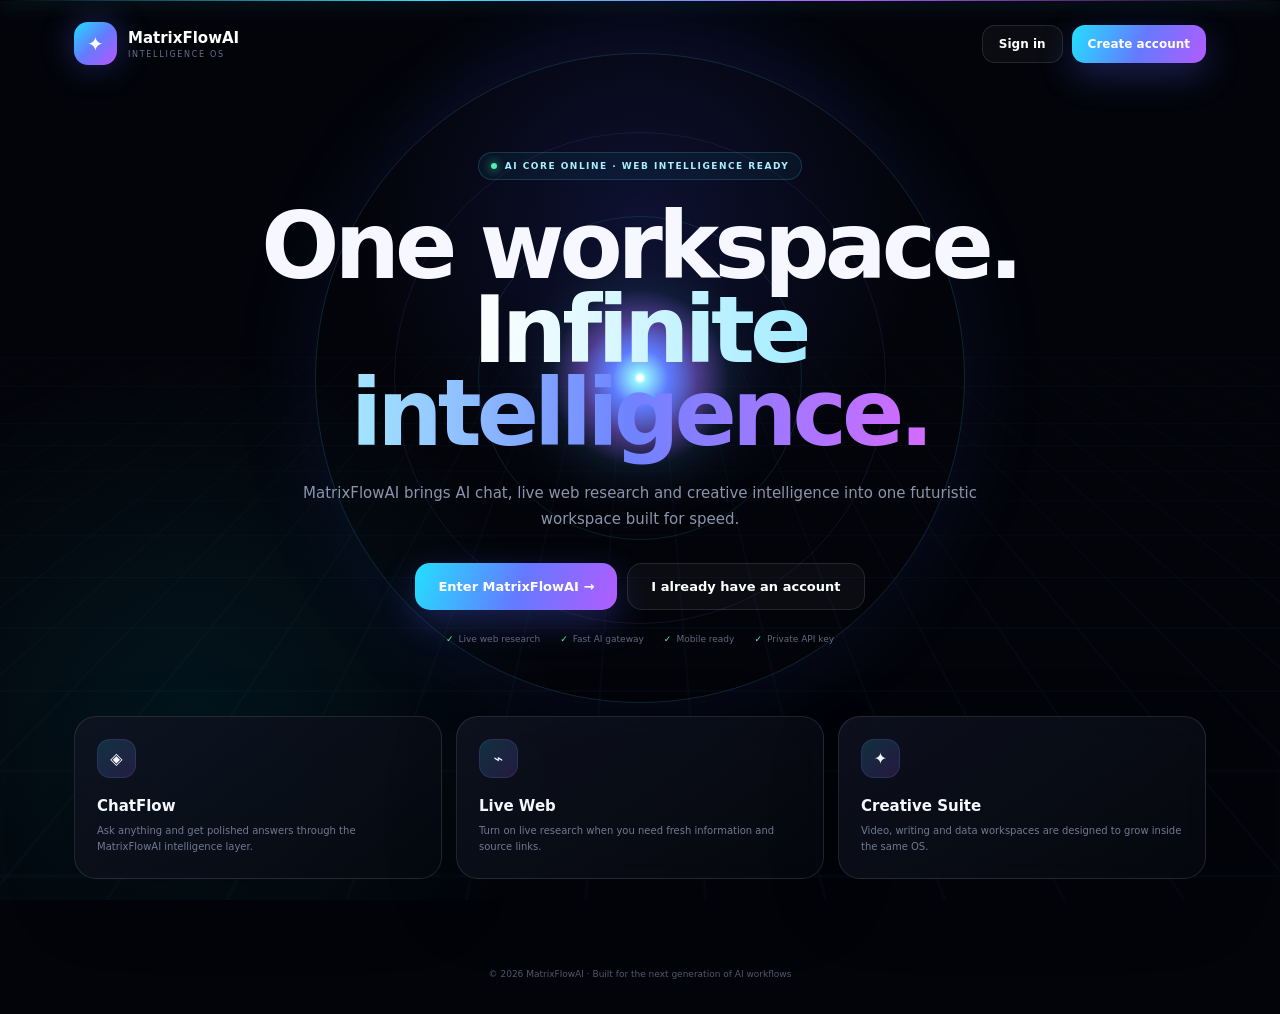
<file: index.html>
<!DOCTYPE html>
<html lang="en">
<head>
<meta charset="UTF-8">
<meta name="viewport" content="width=device-width,initial-scale=1,viewport-fit=cover">
<title>MatrixFlowAI — The Intelligence Layer</title>
<meta name="theme-color" content="#05060b">
<style>
:root{--bg:#03040a;--card:rgba(12,15,27,.72);--line:rgba(255,255,255,.11);--txt:#f7f8ff;--muted:#8790a8;--cyan:#35e4ff;--blue:#637bff;--violet:#b45cff;--green:#50f0b1}
*{box-sizing:border-box;margin:0;padding:0}html,body{min-height:100%;background:var(--bg);color:var(--txt);font-family:Inter,system-ui,-apple-system,"Segoe UI",sans-serif}body{overflow-x:hidden}
button,input{font:inherit}.scene{position:fixed;inset:0;overflow:hidden;pointer-events:none;background:radial-gradient(circle at 50% 25%,rgba(70,88,255,.16),transparent 30%),radial-gradient(circle at 15% 80%,rgba(0,220,255,.08),transparent 28%),#03040a}
.grid{position:absolute;inset:-25%;background-image:linear-gradient(rgba(75,190,255,.1) 1px,transparent 1px),linear-gradient(90deg,rgba(75,190,255,.1) 1px,transparent 1px);background-size:52px 52px;transform:perspective(650px) rotateX(62deg) translateY(30%);opacity:.28;animation:grid 18s linear infinite}@keyframes grid{to{transform:perspective(650px) rotateX(62deg) translateY(38%)}}
.orbit{position:absolute;left:50%;top:42%;width:min(650px,90vw);aspect-ratio:1;transform:translate(-50%,-50%);border:1px solid rgba(77,218,255,.16);border-radius:50%;box-shadow:0 0 90px rgba(68,94,255,.1);animation:spin 22s linear infinite}.orbit:before,.orbit:after{content:"";position:absolute;inset:12%;border:1px solid rgba(181,92,255,.12);border-radius:50%;animation:spin 15s linear infinite reverse}.orbit:after{inset:25%;border-color:rgba(50,226,255,.13)}@keyframes spin{to{transform:rotate(360deg)}}
.core{position:absolute;left:50%;top:42%;width:180px;height:180px;transform:translate(-50%,-50%);border-radius:50%;background:radial-gradient(circle,#fff 0 2%,#8fefff 5%,#5e7cff 22%,rgba(180,80,255,.35) 45%,transparent 70%);filter:drop-shadow(0 0 35px rgba(73,185,255,.65));animation:pulse 3s ease-in-out infinite}@keyframes pulse{50%{transform:translate(-50%,-50%) scale(1.1);filter:drop-shadow(0 0 60px rgba(120,90,255,.75))}}
.scan{position:absolute;left:0;right:0;height:1px;background:linear-gradient(90deg,transparent,#31e4ff,#b35cff,transparent);box-shadow:0 0 18px #4be5ff;animation:scan 8s linear infinite}@keyframes scan{from{top:0}to{top:100%}}
header{position:relative;z-index:5;max-width:1220px;margin:auto;padding:22px clamp(18px,4vw,44px);display:flex;align-items:center;justify-content:space-between}.brand{display:flex;align-items:center;gap:11px;text-decoration:none;color:#fff}.brandMark{width:43px;height:43px;border-radius:14px;display:grid;place-items:center;background:linear-gradient(135deg,#22dcff,#647bff 50%,#b856ff);box-shadow:0 0 32px rgba(87,110,255,.35);font-size:20px}.brand b{font-size:15px}.brand small{display:block;color:#657089;font-size:8px;letter-spacing:1.7px;text-transform:uppercase;margin-top:3px}.nav{display:flex;gap:9px}.ghost,.primary{border:1px solid var(--line);border-radius:13px;padding:11px 16px;background:rgba(255,255,255,.035);color:#fff;cursor:pointer;font-weight:750;font-size:12px}.primary{border:0;background:linear-gradient(110deg,#23dfff,#6579ff 52%,#b25cff);box-shadow:0 12px 35px rgba(78,103,255,.3)}
main{position:relative;z-index:2;max-width:1220px;margin:auto;padding:65px clamp(18px,4vw,44px) 70px}.hero{text-align:center;max-width:940px;margin:0 auto}.badge{display:inline-flex;align-items:center;gap:8px;padding:8px 12px;border:1px solid rgba(86,220,255,.18);border-radius:99px;background:rgba(49,220,255,.055);color:#a9efff;font-size:9px;font-weight:800;letter-spacing:1.5px;text-transform:uppercase}.badge i{width:6px;height:6px;border-radius:50%;background:var(--green);box-shadow:0 0 10px var(--green)}h1{font-size:clamp(47px,8vw,92px);line-height:.91;letter-spacing:-5px;margin-top:25px}h1 span{background:linear-gradient(90deg,#fff,#a7edff 35%,#6f83ff 67%,#d46bff);-webkit-background-clip:text;background-clip:text;color:transparent}.hero p{max-width:680px;margin:24px auto 0;color:#8b94aa;font-size:15px;line-height:1.75}.heroActions{display:flex;justify-content:center;gap:10px;margin-top:30px;flex-wrap:wrap}.big{padding:15px 23px;border-radius:15px;font-size:13px}.trust{display:flex;justify-content:center;gap:20px;flex-wrap:wrap;margin-top:24px;color:#5e687e;font-size:9px}.trust span:before{content:"✓";color:#55eeb5;margin-right:5px}
.cards{display:grid;grid-template-columns:repeat(3,1fr);gap:14px;margin-top:72px}.card{padding:22px;border:1px solid var(--line);border-radius:22px;background:linear-gradient(145deg,rgba(16,20,34,.8),rgba(7,9,16,.68));backdrop-filter:blur(18px);box-shadow:0 25px 70px rgba(0,0,0,.22)}.icon{width:39px;height:39px;border-radius:13px;display:grid;place-items:center;background:linear-gradient(135deg,rgba(41,222,255,.16),rgba(170,83,255,.17));border:1px solid rgba(116,135,255,.15);margin-bottom:19px}.card h3{font-size:15px}.card p{margin-top:8px;color:#707a91;font-size:10px;line-height:1.65}
footer{position:relative;z-index:2;text-align:center;color:#4f586b;font-size:9px;padding:20px 20px 35px}
.modal{position:fixed;inset:0;z-index:50;display:none;align-items:center;justify-content:center;padding:18px;background:rgba(0,0,0,.68);backdrop-filter:blur(16px)}.modal.open{display:flex}.box{width:min(430px,100%);border:1px solid rgba(255,255,255,.13);border-radius:26px;padding:25px;background:linear-gradient(145deg,rgba(15,19,33,.97),rgba(7,9,16,.97));box-shadow:0 35px 100px rgba(0,0,0,.65)}.boxTop{display:flex;justify-content:space-between;align-items:center}.box h2{font-size:23px}.close{width:34px;height:34px;border-radius:11px;border:1px solid var(--line);background:rgba(255,255,255,.04);color:#fff;cursor:pointer}.tabs{display:grid;grid-template-columns:1fr 1fr;gap:7px;margin:20px 0 16px}.tab{padding:10px;border-radius:11px;border:1px solid var(--line);background:transparent;color:#79839a;cursor:pointer;font-size:11px;font-weight:700}.tab.active{background:rgba(92,116,255,.14);color:#fff;border-color:rgba(106,129,255,.3)}label{display:block;color:#7d879c;font-size:9px;margin:12px 0 6px}input{width:100%;padding:13px 14px;border-radius:12px;border:1px solid var(--line);outline:none;background:#090d17;color:#fff;font-size:12px}input:focus{border-color:rgba(82,213,255,.45);box-shadow:0 0 0 3px rgba(53,228,255,.06)}.submit{width:100%;margin-top:18px;padding:13px;border:0;border-radius:13px;background:linear-gradient(110deg,#24dcff,#637bff 55%,#b55cff);color:#fff;font-weight:800;cursor:pointer}.hint{text-align:center;color:#5f6980;font-size:9px;margin-top:12px;line-height:1.5}
@media(max-width:760px){header{padding-top:16px}.nav .ghost{display:none}main{padding-top:48px}h1{letter-spacing:-3px}.core{width:125px;height:125px}.orbit{top:39%;}.cards{grid-template-columns:1fr;margin-top:55px}.card{padding:19px}.hero p{font-size:13px}.trust{gap:11px}}
</style>
</head>
<body>
<div class="scene"><div class="grid"></div><div class="orbit"></div><div class="core"></div><div class="scan"></div></div>
<header>
<a class="brand" href="#"><div class="brandMark">✦</div><div><b>MatrixFlowAI</b><small>Intelligence OS</small></div></a>
<div class="nav"><button class="ghost" onclick="openAuth('login')">Sign in</button><button class="primary" onclick="openAuth('register')">Create account</button></div>
</header>
<main>
<section class="hero">
<div class="badge"><i></i> AI CORE ONLINE · WEB INTELLIGENCE READY</div>
<h1>One workspace.<br><span>Infinite intelligence.</span></h1>
<p>MatrixFlowAI brings AI chat, live web research and creative intelligence into one futuristic workspace built for speed.</p>
<div class="heroActions"><button class="primary big" onclick="openAuth('register')">Enter MatrixFlowAI →</button><button class="ghost big" onclick="openAuth('login')">I already have an account</button></div>
<div class="trust"><span>Live web research</span><span>Fast AI gateway</span><span>Mobile ready</span><span>Private API key</span></div>
</section>
<section class="cards">
<div class="card"><div class="icon">◈</div><h3>ChatFlow</h3><p>Ask anything and get polished answers through the MatrixFlowAI intelligence layer.</p></div>
<div class="card"><div class="icon">⌁</div><h3>Live Web</h3><p>Turn on live research when you need fresh information and source links.</p></div>
<div class="card"><div class="icon">✦</div><h3>Creative Suite</h3><p>Video, writing and data workspaces are designed to grow inside the same OS.</p></div>
</section>
</main>
<footer>© 2026 MatrixFlowAI · Built for the next generation of AI workflows</footer>

<div class="modal" id="modal" onclick="if(event.target===this)closeAuth()">
<div class="box">
<div class="boxTop"><h2 id="modalTitle">Welcome back</h2><button class="close" onclick="closeAuth()">×</button></div>
<div class="tabs"><button class="tab active" id="loginTab" onclick="mode('login')">Sign in</button><button class="tab" id="registerTab" onclick="mode('register')">Register</button></div>
<form id="authForm">
<label>Email</label><input id="email" type="email" required placeholder="you@example.com">
<div id="nameField" style="display:none"><label>Your name</label><input id="name" placeholder="Your name"></div>
<label>Password</label><input id="password" type="password" required minlength="6" placeholder="••••••••">
<button class="submit" id="submitBtn">Continue →</button>
<div class="hint">Demo account UI is stored locally in this browser. Connect a real auth backend before using it for production accounts.</div>
</form>
</div>
</div>
<script>
let authMode="login";
const modal=document.getElementById("modal");
function openAuth(m){modal.classList.add("open");mode(m)}
function closeAuth(){modal.classList.remove("open")}
function mode(m){authMode=m;document.getElementById("modalTitle").textContent=m==="login"?"Welcome back":"Create your MatrixFlowAI account";document.getElementById("nameField").style.display=m==="register"?"block":"none";document.getElementById("loginTab").classList.toggle("active",m==="login");document.getElementById("registerTab").classList.toggle("active",m==="register");document.getElementById("submitBtn").textContent=m==="login"?"Enter workspace →":"Create account →"}
document.getElementById("authForm").addEventListener("submit",e=>{e.preventDefault();localStorage.setItem("matrixflowai_user",document.getElementById("email").value.trim());location.href="dashboard.html"});
</script>
</body>
</html>
</file>
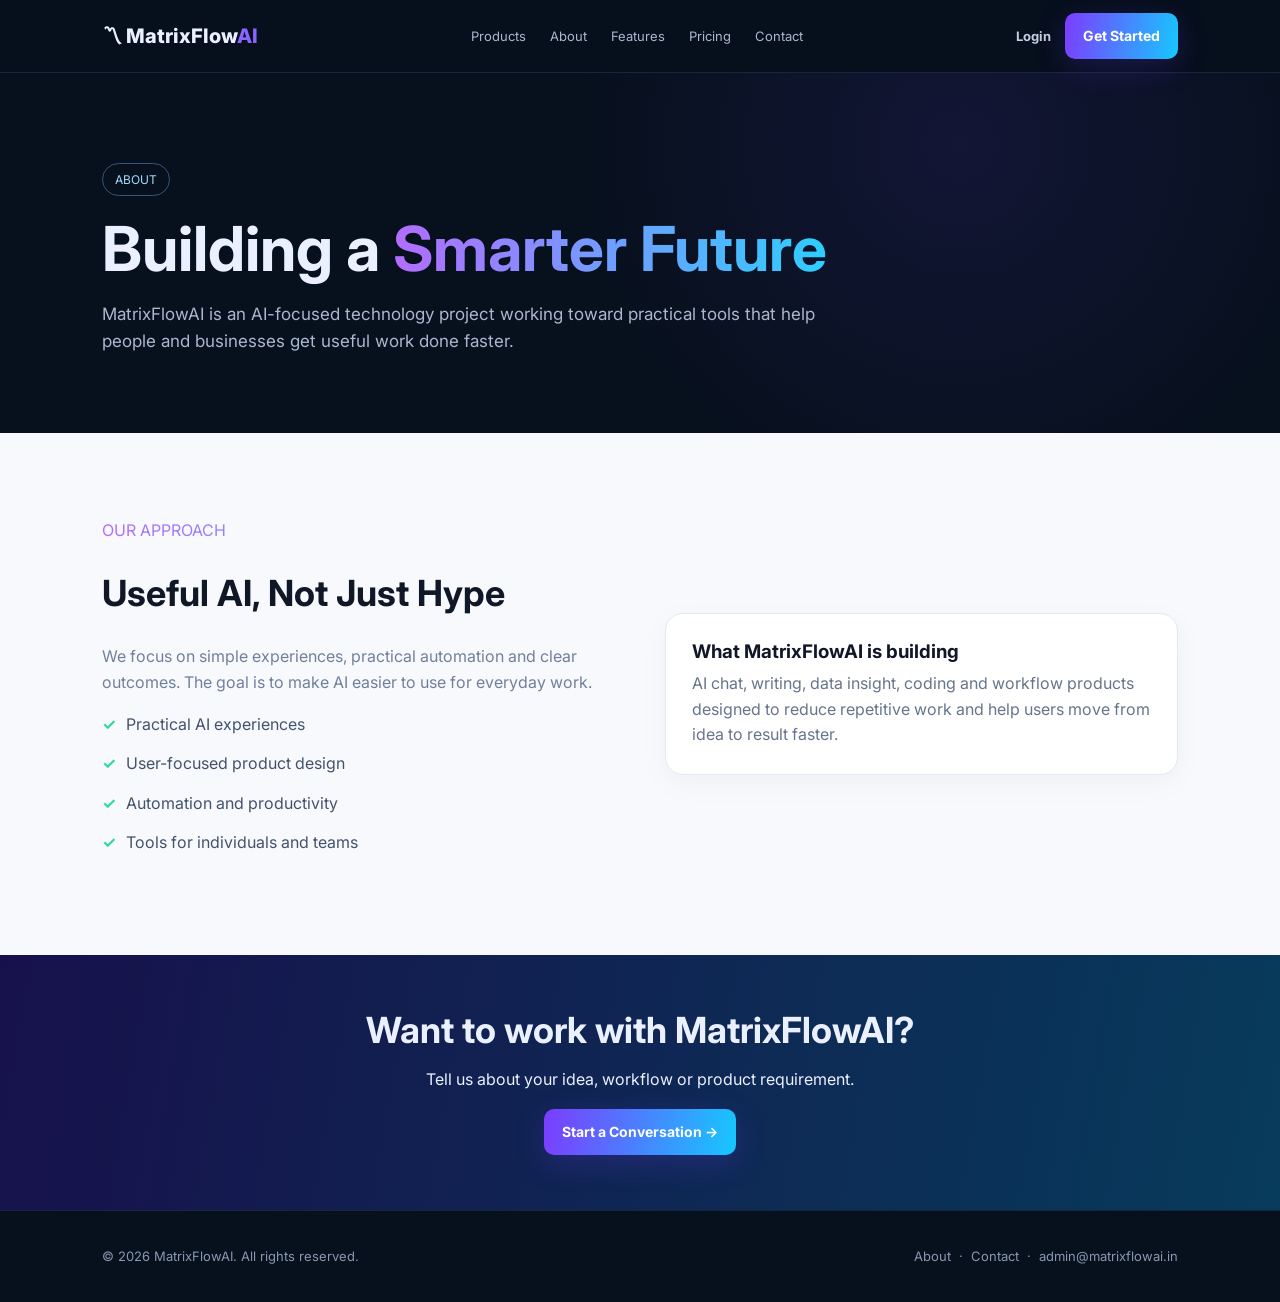
<file: about.html>
<!doctype html>
<html lang="en">
<head>
<meta charset="utf-8">
<meta name="viewport" content="width=device-width,initial-scale=1">
<title>About — MatrixFlowAI</title>
<meta name="description" content="Learn about MatrixFlowAI and its practical AI product vision.">
<link rel="preconnect" href="https://fonts.googleapis.com">
<link rel="preconnect" href="https://fonts.gstatic.com" crossorigin>
<link href="https://fonts.googleapis.com/css2?family=Inter:wght@400;500;600;700;800&display=swap" rel="stylesheet">
<link rel="stylesheet" href="styles.css">
</head>
<body>
<header><div class="wrap"><nav>
<a class="brand" href="index.html">〽 MatrixFlow<span>AI</span></a>
<div class="links desktop-links">
<a href="products.html">Products</a>
<a href="about.html">About</a>
<a href="features.html">Features</a>
<a href="pricing.html">Pricing</a>
<a href="contact.html">Contact</a>
</div>
<div class="auth-nav"><a class="login-link" href="login.html">Login</a><a class="btn header-cta" href="signup.html">Get Started</a></div>
<button class="mobile-toggle" onclick="toggleMenu()" aria-label="Open menu">☰</button>
</nav></div>
<div id="mobileMenu" class="mobile-menu">
<a href="products.html">Products</a>
<a href="about.html">About</a>
<a href="features.html">Features</a>
<a href="pricing.html">Pricing</a>
<a href="contact.html">Contact</a>
<a href="login.html">Login</a>
<a href="signup.html">Sign Up</a>
</div></header>

<main>
<section class="page-hero"><div class="wrap"><span class="eyebrow">ABOUT</span><h1>Building a <span class="grad">Smarter Future</span></h1><p>MatrixFlowAI is an AI-focused technology project working toward practical tools that help people and businesses get useful work done faster.</p></div></section>
<section class="light"><div class="wrap about">
<div><div class="grad">OUR APPROACH</div><h2>Useful AI, Not Just Hype</h2><p class="muted">We focus on simple experiences, practical automation and clear outcomes. The goal is to make AI easier to use for everyday work.</p>
<div class="check"><b>✓</b> Practical AI experiences</div>
<div class="check"><b>✓</b> User-focused product design</div>
<div class="check"><b>✓</b> Automation and productivity</div>
<div class="check"><b>✓</b> Tools for individuals and teams</div>
</div>
<div class="card"><h3>What MatrixFlowAI is building</h3><p>AI chat, writing, data insight, coding and workflow products designed to reduce repetitive work and help users move from idea to result faster.</p></div>
</div></section>
<section class="cta"><div class="wrap"><h2>Want to work with MatrixFlowAI?</h2><p>Tell us about your idea, workflow or product requirement.</p><a class="btn" href="contact.html">Start a Conversation →</a></div></section>
</main>

<footer><div class="wrap foot">
<div>© 2026 MatrixFlowAI. All rights reserved.</div>
<div><a href="about.html">About</a> &nbsp;·&nbsp; <a href="contact.html">Contact</a> &nbsp;·&nbsp; <a href="mailto:admin@matrixflowai.in">admin@matrixflowai.in</a></div>
</div></footer>
<script src="script.js"></script>
</body>
</html>
</file>
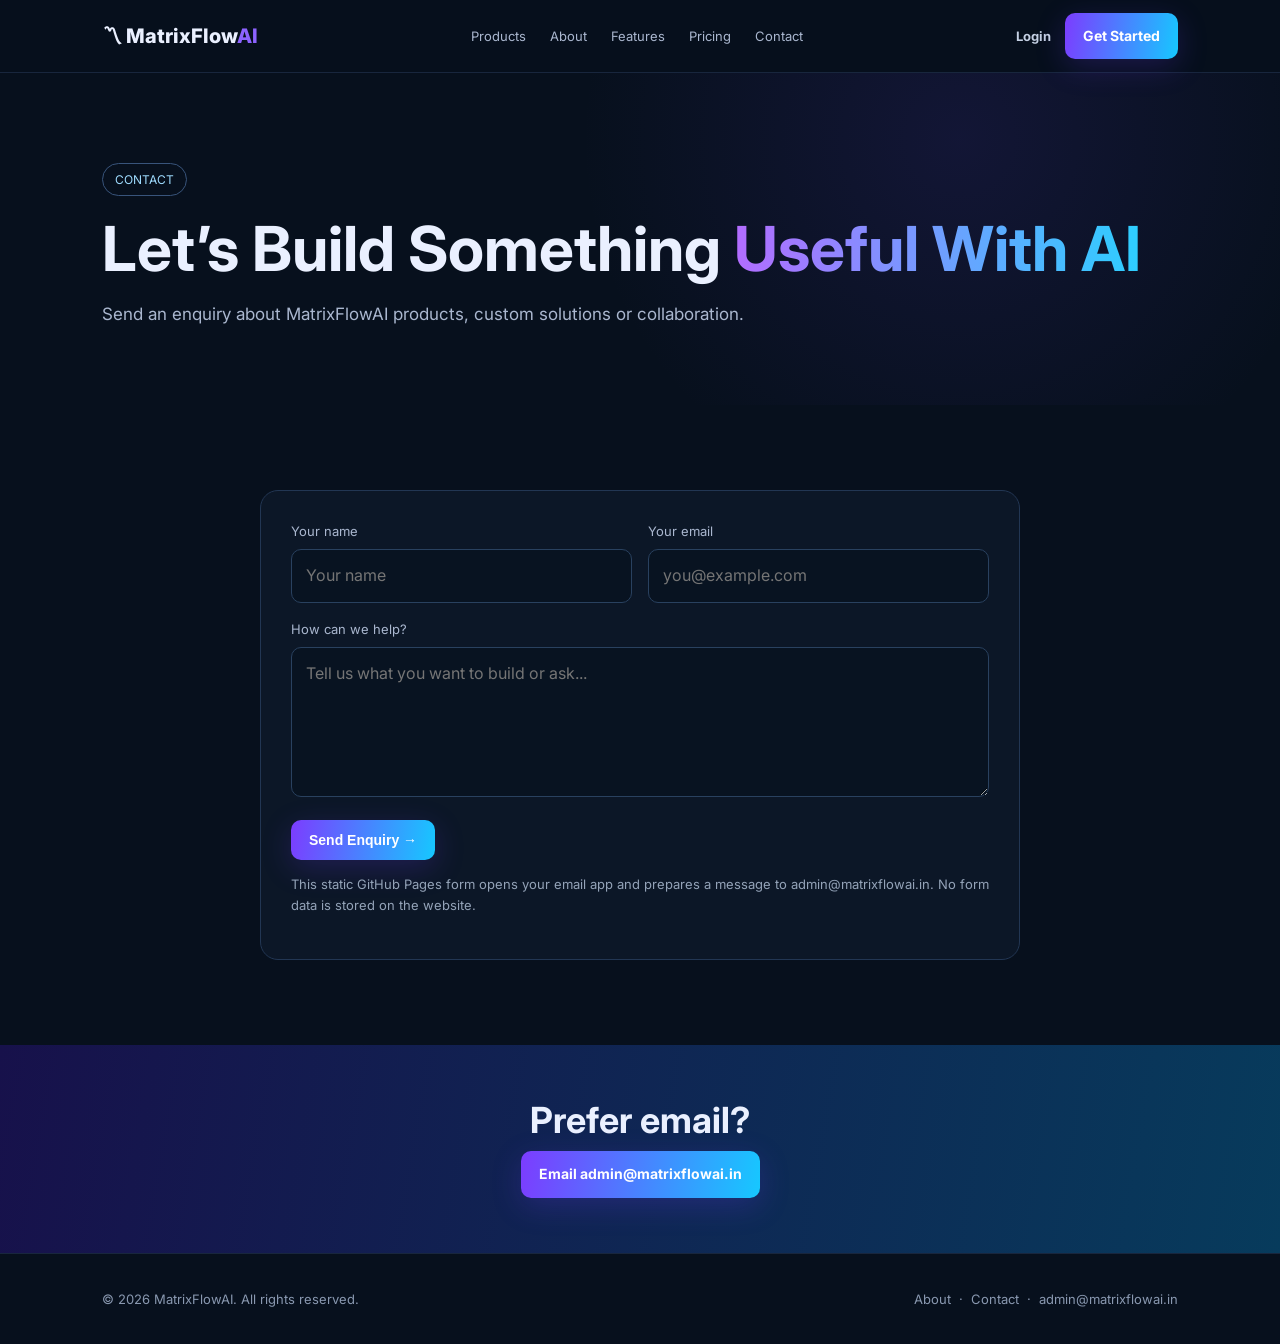
<file: contact.html>
<!doctype html>
<html lang="en">
<head>
<meta charset="utf-8">
<meta name="viewport" content="width=device-width,initial-scale=1">
<title>Contact — MatrixFlowAI</title>
<meta name="description" content="Contact MatrixFlowAI about products, custom AI solutions and collaboration.">
<link rel="preconnect" href="https://fonts.googleapis.com">
<link rel="preconnect" href="https://fonts.gstatic.com" crossorigin>
<link href="https://fonts.googleapis.com/css2?family=Inter:wght@400;500;600;700;800&display=swap" rel="stylesheet">
<link rel="stylesheet" href="styles.css">
</head>
<body>
<header><div class="wrap"><nav>
<a class="brand" href="index.html">〽 MatrixFlow<span>AI</span></a>
<div class="links desktop-links">
<a href="products.html">Products</a>
<a href="about.html">About</a>
<a href="features.html">Features</a>
<a href="pricing.html">Pricing</a>
<a href="contact.html">Contact</a>
</div>
<div class="auth-nav"><a class="login-link" href="login.html">Login</a><a class="btn header-cta" href="signup.html">Get Started</a></div>
<button class="mobile-toggle" onclick="toggleMenu()" aria-label="Open menu">☰</button>
</nav></div>
<div id="mobileMenu" class="mobile-menu">
<a href="products.html">Products</a>
<a href="about.html">About</a>
<a href="features.html">Features</a>
<a href="pricing.html">Pricing</a>
<a href="contact.html">Contact</a>
<a href="login.html">Login</a>
<a href="signup.html">Sign Up</a>
</div></header>

<main>
<section class="page-hero"><div class="wrap"><span class="eyebrow">CONTACT</span><h1>Let’s Build Something <span class="grad">Useful With AI</span></h1><p>Send an enquiry about MatrixFlowAI products, custom solutions or collaboration.</p></div></section>
<section><div class="wrap">
<div class="contact-box">
<form onsubmit="sendMail(event)">
<div class="contact-row">
<div class="form-group"><label for="name">Your name</label><input id="name" name="name" required placeholder="Your name"></div>
<div class="form-group"><label for="email">Your email</label><input id="email" name="email" type="email" required placeholder="you@example.com"></div>
</div>
<div class="form-group"><label for="message">How can we help?</label><textarea id="message" name="message" required placeholder="Tell us what you want to build or ask..."></textarea></div>
<button class="btn" type="submit">Send Enquiry →</button>
<p class="notice">This static GitHub Pages form opens your email app and prepares a message to admin@matrixflowai.in. No form data is stored on the website.</p>
</form>
</div>
</div></section>
<section class="cta"><div class="wrap"><h2>Prefer email?</h2><a class="btn" href="mailto:admin@matrixflowai.in">Email admin@matrixflowai.in</a></div></section>
</main>

<footer><div class="wrap foot">
<div>© 2026 MatrixFlowAI. All rights reserved.</div>
<div><a href="about.html">About</a> &nbsp;·&nbsp; <a href="contact.html">Contact</a> &nbsp;·&nbsp; <a href="mailto:admin@matrixflowai.in">admin@matrixflowai.in</a></div>
</div></footer>
<script src="script.js"></script>
</body>
</html>
</file>
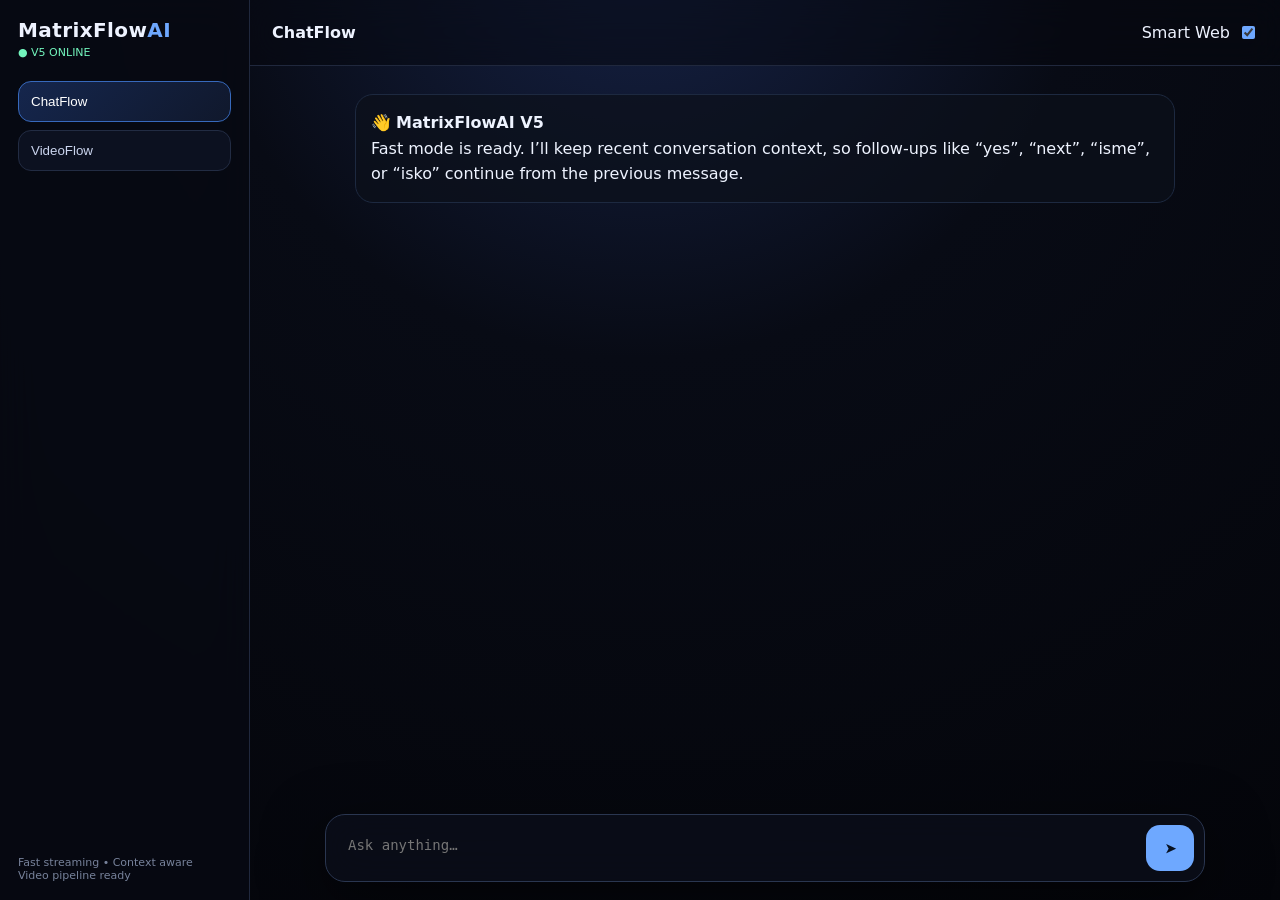
<file: dashboard.html>
<!DOCTYPE html>
<html lang="en">
<head>
<meta charset="UTF-8">
<meta name="viewport" content="width=device-width,initial-scale=1.0">
<title>MatrixFlowAI — V5</title>
<style>
*{box-sizing:border-box}body{margin:0;font-family:Inter,system-ui,Arial;background:#05070d;color:#eef3ff;overflow:hidden}
.app{height:100vh;display:flex;background:radial-gradient(circle at 50% -10%,#17244a 0,#080b15 38%,#04050a 100%)}
aside{width:250px;border-right:1px solid #20283d;background:rgba(7,10,19,.88);backdrop-filter:blur(20px);padding:18px;display:flex;flex-direction:column;gap:18px}
.logo{font-size:20px;font-weight:800;letter-spacing:.4px}.logo span{color:#6ea8ff}.status{font-size:11px;color:#72f5bd;margin-top:4px}
.nav button,.sidebtn{width:100%;border:1px solid #222c43;background:#0c1120;color:#cbd5ee;border-radius:13px;padding:12px;text-align:left;margin:4px 0;cursor:pointer}
.nav button.active{background:linear-gradient(135deg,#15264d,#10182c);border-color:#3769bc;color:white}
.bottom{margin-top:auto;font-size:11px;color:#77829b}
main{flex:1;display:flex;flex-direction:column;min-width:0}.top{height:66px;border-bottom:1px solid #20283d;display:flex;align-items:center;justify-content:space-between;padding:0 22px;background:rgba(6,9,16,.55);backdrop-filter:blur(16px)}
.badge{border:1px solid #273451;border-radius:999px;padding:7px 11px;font-size:11px;color:#9db0d5}.web{display:flex;align-items:center;gap:8px}.web input{accent-color:#6ea8ff}
.view{flex:1;min-height:0;display:none}.view.active{display:flex}.chat{flex-direction:column;max-width:1050px;width:100%;margin:auto}.messages{flex:1;overflow:auto;padding:28px 24px 160px}.msg{max-width:820px;margin:0 auto 18px;line-height:1.6}.user{margin-left:auto;background:#121b30;border:1px solid #26375a;border-radius:18px 18px 5px;padding:12px 15px;width:max-content;max-width:80%}.ai{background:rgba(12,16,27,.7);border:1px solid #1d2940;border-radius:18px;padding:15px}.composer{position:fixed;bottom:18px;left:calc(250px + (100% - 250px)/2 - 440px);width:880px;max-width:calc(100% - 290px);display:flex;gap:9px;padding:10px;background:rgba(10,14,24,.92);border:1px solid #2a3650;border-radius:20px;box-shadow:0 18px 60px #0008;backdrop-filter:blur(18px)}
textarea{flex:1;resize:none;height:46px;background:transparent;border:0;outline:0;color:white;padding:12px;font-size:14px}button.send{width:48px;border:0;border-radius:14px;background:#6ea8ff;color:#07101f;font-weight:800;cursor:pointer}
.video{width:100%;padding:28px;overflow:auto}.hero{max-width:1100px;margin:auto}.hero h1{font-size:34px;margin:0 0 8px}.hero p{color:#8e9bb6}.grid{display:grid;grid-template-columns:1.25fr .75fr;gap:18px}.card{background:rgba(10,15,27,.8);border:1px solid #222e47;border-radius:20px;padding:20px}.card label{display:block;font-size:12px;color:#94a3c3;margin:14px 0 7px}.card input,.card select{width:100%;background:#0b1020;color:white;border:1px solid #283550;border-radius:11px;padding:12px}.generate{margin-top:18px;width:100%;padding:14px;border:0;border-radius:13px;background:linear-gradient(135deg,#6ea8ff,#8d78ff);font-weight:800;cursor:pointer}.preview{min-height:320px;border:1px dashed #34425f;border-radius:16px;display:flex;align-items:center;justify-content:center;color:#65728e;text-align:center;padding:25px}.note{font-size:11px;color:#71809e;margin-top:12px;line-height:1.5}
@media(max-width:800px){aside{width:72px;padding:12px 8px}.logo{font-size:0}.logo:after{content:"MF";font-size:18px}.nav button{font-size:0;text-align:center}.nav button:before{font-size:18px}.nav button:nth-child(1):before{content:"⌁"}.nav button:nth-child(2):before{content:"▶"}.bottom{display:none}.top{padding:0 12px}.composer{left:84px;max-width:calc(100% - 96px);width:auto}.grid{grid-template-columns:1fr}.messages{padding-left:12px;padding-right:12px}.video{padding:16px}}
</style>
</head>
<body>
<div class="app">
<aside>
  <div><div class="logo">MatrixFlow<span>AI</span></div><div class="status">● V5 ONLINE</div></div>
  <div class="nav">
    <button class="active" data-view="chat">ChatFlow</button>
    <button data-view="video">VideoFlow</button>
  </div>
  <div class="bottom">Fast streaming • Context aware<br>Video pipeline ready</div>
</aside>
<main>
<header class="top"><strong id="title">ChatFlow</strong><div class="web"><label>Smart Web</label><input id="webToggle" type="checkbox" checked></div></header>

<section id="chat" class="view active chat">
  <div id="messages" class="messages">
    <div class="msg"><div class="ai">👋 <b>MatrixFlowAI V5</b><br>Fast mode is ready. I’ll keep recent conversation context, so follow-ups like “yes”, “next”, “isme”, or “isko” continue from the previous message.</div></div>
  </div>
  <div class="composer"><textarea id="prompt" placeholder="Ask anything…"></textarea><button class="send" id="send">➤</button></div>
</section>

<section id="video" class="view video">
<div class="hero">
<h1>🎬 VideoFlow</h1><p>Create a video job from a prompt. Provider APIs stay server-side and can be switched without changing the UI.</p>
<div class="grid">
<div class="card">
<label>Video prompt</label><textarea id="vp" style="height:130px;background:#0b1020;border:1px solid #283550;border-radius:11px;width:100%" placeholder="Describe your video..."></textarea>
<label>Quality</label><select id="quality"><option>1080p</option><option>4K</option><option>8K (upscale-ready)</option></select>
<label>Aspect ratio</label><select id="ratio"><option>16:9</option><option>9:16</option><option>1:1</option></select>
<button class="generate" id="generate">Generate Video</button>
<div class="note">Native resolution depends on the selected provider/model. 4K/8K options are workflow targets, not a promise of free native 8K generation.</div>
</div>
<div class="card"><div class="preview" id="preview">Your rendered video will appear here.<br><br>Video generation API is routed through the Worker.</div></div>
</div></div>
</section>
</main></div>

<script>
const WORKER_URL="https://matrixflowai-chat.agnihotrimayank99.workers.dev/";
const $=id=>document.getElementById(id);
let history=JSON.parse(localStorage.getItem("mf_history")||"[]");

function add(text,who){const wrap=document.createElement("div");wrap.className="msg";const b=document.createElement("div");b.className=who==="user"?"user":"ai";b.textContent=text;wrap.appendChild(b);$("messages").appendChild(wrap);$("messages").scrollTop=$("messages").scrollHeight;return b}
function save(){history=history.slice(-18);localStorage.setItem("mf_history",JSON.stringify(history))}
async function send(){
 const p=$("prompt").value.trim(); if(!p)return;
 $("prompt").value=""; add(p,"user"); const box=add("","ai"); $("send").disabled=true;
 history.push({role:"user",content:p}); save();
 try{
  const r=await fetch(WORKER_URL,{method:"POST",headers:{"Content-Type":"application/json"},body:JSON.stringify({prompt:p,history,webSearch:$("webToggle").checked})});
  if(!r.ok) throw new Error("Worker error "+r.status);
  const type=r.headers.get("content-type")||"";
  if(type.includes("text/event-stream")){
   const reader=r.body.getReader(), dec=new TextDecoder(); let buf="";
   while(true){const {value,done}=await reader.read();if(done)break;buf+=dec.decode(value,{stream:true});let parts=buf.split("\\n\\n");buf=parts.pop();
    for(const part of parts){const line=part.split("\\n").find(x=>x.startsWith("data:"));if(!line)continue;try{const d=JSON.parse(line.slice(5).trim());if(d.type==="delta")box.textContent+=d.delta; if(d.type==="error")box.textContent="⚠️ "+d.error}catch{}}
   }
  }else{const d=await r.json();box.textContent=d.response||d.error||"No response";}
  history.push({role:"assistant",content:box.textContent});save();
 }catch(e){box.textContent="⚠️ "+e.message}
 $("send").disabled=false;
}
$("send").onclick=send;$("prompt").addEventListener("keydown",e=>{if(e.key==="Enter"&&!e.shiftKey){e.preventDefault();send()}})
document.querySelectorAll(".nav button").forEach(b=>b.onclick=()=>{document.querySelectorAll(".nav button").forEach(x=>x.classList.remove("active"));b.classList.add("active");document.querySelectorAll(".view").forEach(x=>x.classList.remove("active"));$(b.dataset.view).classList.add("active");$("title").textContent=b.textContent});
$("generate").onclick=async()=>{const prompt=$("vp").value.trim();if(!prompt)return alert("Video prompt likho");$("preview").textContent="⏳ Creating video job…";try{const r=await fetch(WORKER_URL,{method:"POST",headers:{"Content-Type":"application/json"},body:JSON.stringify({action:"video",prompt,quality:$("quality").value,aspectRatio:$("ratio").value})});const d=await r.json();$("preview").textContent=d.videoUrl?"✅ Video ready":"✅ Job created: "+(d.jobId||"check Worker response");if(d.videoUrl){const v=document.createElement("video");v.controls=true;v.src=d.videoUrl;v.style.maxWidth="100%";$("preview").replaceChildren(v)}}catch(e){$("preview").textContent="⚠️ "+e.message}};
</script>
</body>
</html>
</file>
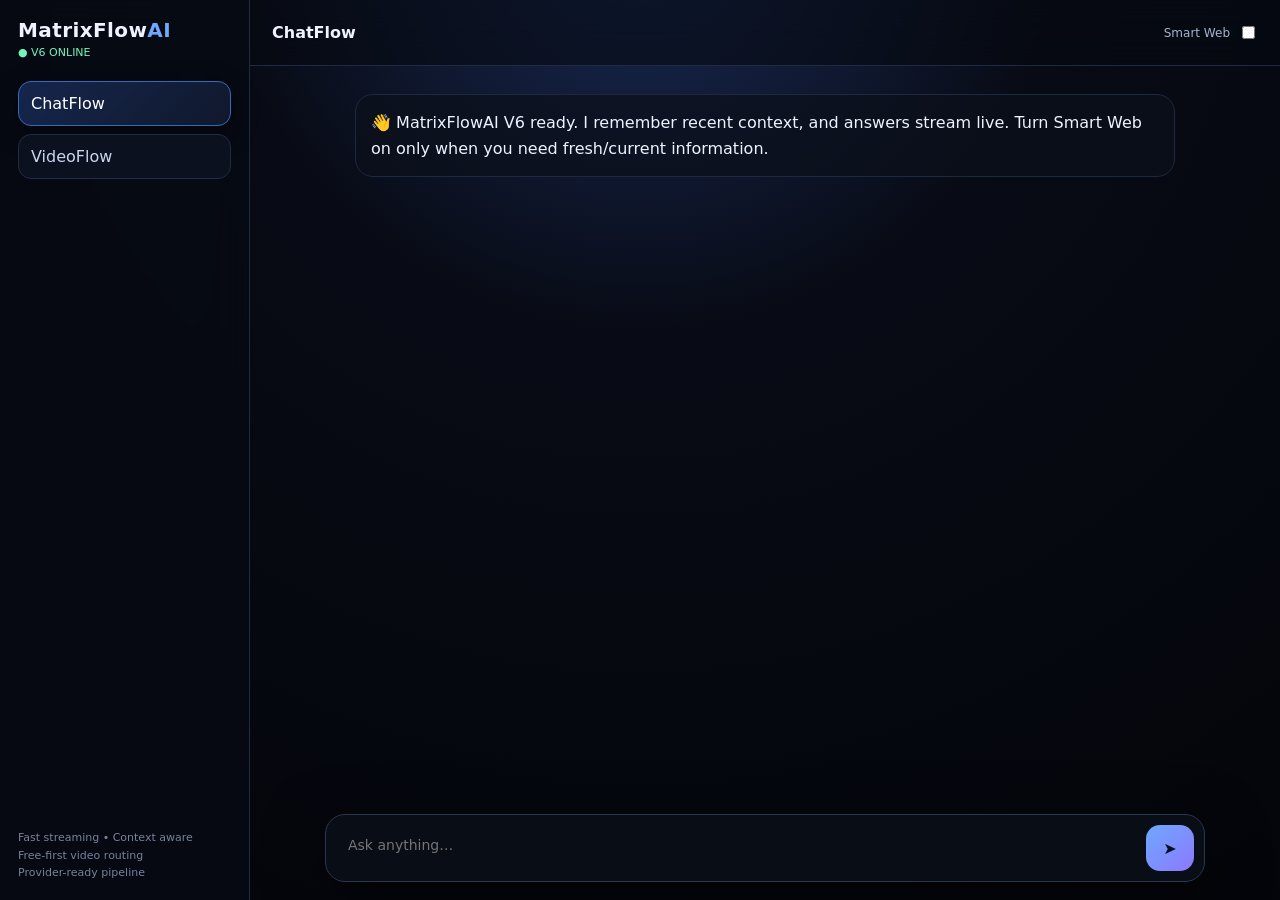
<file: dashboard_v6.html>
<!DOCTYPE html>
<html lang="en">
<head>
<meta charset="UTF-8">
<meta name="viewport" content="width=device-width,initial-scale=1.0">
<title>MatrixFlowAI — V6</title>
<style>
*{box-sizing:border-box}
:root{--bg:#05070d;--panel:rgba(9,13,24,.86);--line:#202b43;--text:#eef3ff;--muted:#8491ad;--accent:#6ea8ff;--accent2:#9b7bff}
html,body{margin:0;width:100%;height:100%;font-family:Inter,system-ui,Arial;background:var(--bg);color:var(--text);overflow:hidden}
button,input,textarea,select{font:inherit}
.app{height:100vh;display:flex;background:radial-gradient(circle at 50% -10%,#1b2c59 0,#080b15 36%,#04050a 100%)}
aside{width:250px;border-right:1px solid var(--line);background:rgba(7,10,19,.9);backdrop-filter:blur(22px);padding:18px;display:flex;flex-direction:column;gap:18px;z-index:5}
.logo{font-size:20px;font-weight:850;letter-spacing:.4px}.logo span{color:var(--accent)}
.status{font-size:11px;color:#72f5bd;margin-top:4px}
.nav button,.sidebtn{width:100%;border:1px solid #222c43;background:#0c1120;color:#cbd5ee;border-radius:13px;padding:12px;text-align:left;margin:4px 0;cursor:pointer;transition:.2s}
.nav button:hover{border-color:#3a537e;transform:translateY(-1px)}
.nav button.active{background:linear-gradient(135deg,#15264d,#10182c);border-color:#3769bc;color:#fff;box-shadow:0 8px 28px #0005}
.bottom{margin-top:auto;font-size:11px;color:#77829b;line-height:1.6}
main{flex:1;display:flex;flex-direction:column;min-width:0}
.top{height:66px;flex:0 0 66px;border-bottom:1px solid var(--line);display:flex;align-items:center;justify-content:space-between;padding:0 22px;background:rgba(6,9,16,.58);backdrop-filter:blur(16px);z-index:4}
.badge{border:1px solid #273451;border-radius:999px;padding:7px 11px;font-size:11px;color:#9db0d5}
.web{display:flex;align-items:center;gap:8px;font-size:12px;color:#a9b5cf}.web input{accent-color:var(--accent)}
.view{flex:1;min-height:0;display:none}.view.active{display:flex}
.chat{flex-direction:column;max-width:1120px;width:100%;margin:auto}
.messages{flex:1;overflow:auto;padding:28px 24px 145px;scroll-behavior:smooth}
.msg{max-width:820px;margin:0 auto 18px;line-height:1.6;animation:in .18s ease}
@keyframes in{from{opacity:0;transform:translateY(5px)}to{opacity:1;transform:none}}
.user{margin-left:auto;background:#121b30;border:1px solid #26375a;border-radius:18px 18px 5px;padding:12px 15px;width:max-content;max-width:82%;white-space:pre-wrap}
.ai{background:rgba(12,16,27,.72);border:1px solid #1d2940;border-radius:18px;padding:15px;white-space:pre-wrap}
.typing:after{content:"";display:inline-block;width:7px;height:7px;margin-left:5px;border-radius:50%;background:var(--accent);animation:pulse 1s infinite}
@keyframes pulse{50%{opacity:.2}}
.composer{position:fixed;bottom:18px;left:calc(250px + (100% - 250px)/2 - 440px);width:880px;max-width:calc(100% - 290px);display:flex;gap:9px;padding:10px;background:rgba(10,14,24,.94);border:1px solid #2a3650;border-radius:20px;box-shadow:0 18px 60px #0008;backdrop-filter:blur(18px);z-index:10}
textarea{flex:1;resize:none;background:transparent;border:0;outline:0;color:#fff;padding:12px;font-size:14px}
#prompt{height:46px}
button.send{width:48px;border:0;border-radius:14px;background:linear-gradient(135deg,var(--accent),#8d78ff);color:#07101f;font-weight:900;cursor:pointer}
button.send:disabled{opacity:.45;cursor:wait}
.video{width:100%;padding:28px;overflow:auto}
.hero{max-width:1160px;width:100%;margin:auto}
.hero h1{font-size:34px;margin:0 0 8px}.hero p{color:#8e9bb6;margin-top:0}
.videohead{display:flex;justify-content:space-between;align-items:center;gap:12px;margin-bottom:18px}
.video-status{font-size:11px;color:#72f5bd;border:1px solid #24543f;background:#0a1a14;padding:7px 10px;border-radius:999px}
.grid{display:grid;grid-template-columns:1.1fr .9fr;gap:18px}
.card{background:rgba(10,15,27,.8);border:1px solid #222e47;border-radius:20px;padding:20px;box-shadow:0 18px 60px #0003}
.card label{display:block;font-size:12px;color:#94a3c3;margin:14px 0 7px}
.card input,.card select,.card textarea{width:100%;background:#0b1020;color:#fff;border:1px solid #283550;border-radius:11px;padding:12px;outline:none}
.card input:focus,.card select:focus,.card textarea:focus{border-color:#4e78bd}
#vp{height:150px;resize:vertical}
.row{display:grid;grid-template-columns:1fr 1fr;gap:10px}
.generate{margin-top:18px;width:100%;padding:14px;border:0;border-radius:13px;background:linear-gradient(135deg,var(--accent),var(--accent2));font-weight:850;cursor:pointer}
.generate:disabled{opacity:.55;cursor:wait}
.preview{min-height:370px;border:1px dashed #34425f;border-radius:16px;display:flex;align-items:center;justify-content:center;color:#65728e;text-align:center;padding:20px;overflow:hidden;background:rgba(5,8,15,.55)}
.preview video{width:100%;max-height:520px;border-radius:12px;background:#000}
.note{font-size:11px;color:#71809e;margin-top:12px;line-height:1.5}
.jobline{font-size:12px;color:#9aa8c4;margin-top:12px;min-height:18px}
.small{font-size:11px;color:#7785a0}
.download{display:inline-block;margin-top:12px;padding:9px 12px;border:1px solid #38547f;border-radius:10px;color:#dce8ff;text-decoration:none;background:#0c1425}
@media(max-width:800px){
 aside{width:72px;padding:12px 8px}.logo{font-size:0}.logo:after{content:"MF";font-size:18px}
 .nav button{font-size:0;text-align:center}.nav button:before{font-size:18px}.nav button:nth-child(1):before{content:"⌁"}.nav button:nth-child(2):before{content:"▶"}
 .bottom{display:none}.top{padding:0 12px}.composer{left:84px;max-width:calc(100% - 96px);width:auto}
 .grid{grid-template-columns:1fr}.messages{padding-left:12px;padding-right:12px}.video{padding:16px}.row{grid-template-columns:1fr}
}
</style>
</head>
<body>
<div class="app">
<aside>
  <div><div class="logo">MatrixFlow<span>AI</span></div><div class="status">● V6 ONLINE</div></div>
  <div class="nav">
    <button class="active" data-view="chat">ChatFlow</button>
    <button data-view="video">VideoFlow</button>
  </div>
  <div class="bottom">Fast streaming • Context aware<br>Free-first video routing<br>Provider-ready pipeline</div>
</aside>

<main>
<header class="top">
  <strong id="title">ChatFlow</strong>
  <div class="web"><label for="webToggle">Smart Web</label><input id="webToggle" type="checkbox"></div>
</header>

<section id="chat" class="view active chat">
  <div id="messages" class="messages"></div>
  <div class="composer">
    <textarea id="prompt" placeholder="Ask anything…"></textarea>
    <button class="send" id="send" aria-label="Send">➤</button>
  </div>
</section>

<section id="video" class="view video">
<div class="hero">
  <div class="videohead">
    <div><h1>🎬 VideoFlow</h1><p>Prompt → AI video → playable result. The Worker keeps provider keys private.</p></div>
    <div class="video-status">● FREE-FIRST</div>
  </div>

  <div class="grid">
    <div class="card">
      <label>Video prompt</label>
      <textarea id="vp" placeholder="Example: A cinematic drone shot over a futuristic Indian city at sunset, realistic lighting, smooth camera movement…"></textarea>

      <div class="row">
        <div>
          <label>Model</label>
          <select id="model">
            <option value="alibaba/wan-2.6:free">Wan 2.6 — Free • 1080p</option>
            <option value="google/veo-3.1-lite:free">Veo 3.1 Lite — Free • 1080p</option>
            <option value="openai/sora-2-pro:free">Sora 2 Pro — Free* </option>
          </select>
        </div>
        <div>
          <label>Quality target</label>
          <select id="quality">
            <option value="1080p">1080p</option>
            <option value="4K">4K target</option>
            <option value="8K">8K target</option>
          </select>
        </div>
      </div>

      <div class="row">
        <div>
          <label>Aspect ratio</label>
          <select id="ratio"><option>16:9</option><option>9:16</option><option>1:1</option></select>
        </div>
        <div>
          <label>Duration</label>
          <select id="duration"><option value="4">4 sec</option><option value="6">6 sec</option><option value="8" selected>8 sec</option></select>
        </div>
      </div>

      <button class="generate" id="generate">Generate Video</button>
      <div class="jobline" id="jobline"></div>
      <div class="note">
        Free video endpoints are rate-limited. 4K/8K here is an <b>upscale target</b>; the current free models generate up to 1080p natively. We will add a real upscale/export pipeline next.
      </div>
    </div>

    <div class="card">
      <div class="preview" id="preview">Your rendered video will appear here.<br><br><span class="small">Generation is asynchronous and may take a while.</span></div>
    </div>
  </div>
</div>
</section>
</main>
</div>

<script>
const WORKER_URL="https://matrixflowai-chat.agnihotrimayank99.workers.dev/";
const $=id=>document.getElementById(id);
let history=[];
try{history=JSON.parse(localStorage.getItem("mf_history")||"[]")}catch{history=[]}
history=Array.isArray(history)?history.slice(-18):[];

function add(text,who,scroll=true){
 const wrap=document.createElement("div");wrap.className="msg";
 const b=document.createElement("div");b.className=who==="user"?"user":"ai";b.textContent=text;
 wrap.appendChild(b);$("messages").appendChild(wrap);
 if(scroll)$("messages").scrollTop=$("messages").scrollHeight;
 return b;
}
function save(){history=history.slice(-18);localStorage.setItem("mf_history",JSON.stringify(history))}
function renderHistory(){
 $("messages").replaceChildren();
 if(!history.length){
   add("👋 MatrixFlowAI V6 ready. I remember recent context, and answers stream live. Turn Smart Web on only when you need fresh/current information.","ai");
   return;
 }
 history.slice(-18).forEach(m=>add(m.content,m.role==="user"?"user":"ai",false));
 $("messages").scrollTop=$("messages").scrollHeight;
}
async function send(){
 const p=$("prompt").value.trim(); if(!p)return;
 $("prompt").value="";
 add(p,"user");
 const box=add("","ai");box.classList.add("typing");
 $("send").disabled=true;
 history.push({role:"user",content:p});save();

 try{
  const r=await fetch(WORKER_URL,{method:"POST",headers:{"Content-Type":"application/json"},
    body:JSON.stringify({prompt:p,history,webSearch:$("webToggle").checked})});
  if(!r.ok) throw new Error("Worker error "+r.status);
  const type=r.headers.get("content-type")||"";
  if(type.includes("text/event-stream")){
    const reader=r.body.getReader(),dec=new TextDecoder();let buf="";
    while(true){
      const {value,done}=await reader.read();if(done)break;
      buf+=dec.decode(value,{stream:true});
      const parts=buf.split("\\n\\n");buf=parts.pop();
      for(const part of parts){
        const line=part.split("\\n").find(x=>x.startsWith("data:"));
        if(!line)continue;
        try{
          const d=JSON.parse(line.slice(5).trim());
          if(d.type==="delta"){box.classList.remove("typing");box.textContent+=d.delta;$("messages").scrollTop=$("messages").scrollHeight}
          if(d.type==="error"){box.classList.remove("typing");box.textContent="⚠️ "+d.error}
        }catch{}
      }
    }
  }else{
    const d=await r.json();box.textContent=d.response||d.error||"No response";
  }
  box.classList.remove("typing");
  history.push({role:"assistant",content:box.textContent});save();
 }catch(e){
  box.classList.remove("typing");box.textContent="⚠️ "+e.message;
  history.push({role:"assistant",content:box.textContent});save();
 }
 $("send").disabled=false;
 $("prompt").focus();
}

async function generateVideo(){
 const prompt=$("vp").value.trim();if(!prompt){alert("Video prompt likho");return}
 const btn=$("generate"),preview=$("preview"),jobline=$("jobline");
 btn.disabled=true;preview.innerHTML="⏳ <b>Creating video job…</b><br><br><span class='small'>Model: "+$("model").value+"</span>";jobline.textContent="";
 try{
   const r=await fetch(WORKER_URL,{method:"POST",headers:{"Content-Type":"application/json"},
     body:JSON.stringify({
       action:"video",prompt,model:$("model").value,quality:$("quality").value,
       aspectRatio:$("ratio").value,duration:Number($("duration").value)
     })});
   const d=await r.json();
   if(!r.ok)throw new Error(d.error||"Video request failed");
   if(!d.jobId)throw new Error("No video job ID returned");
   jobline.textContent="Job "+d.jobId+" • status: "+(d.status||"pending");
   await pollVideo(d.jobId);
 }catch(e){
   preview.innerHTML="⚠️ <b>Video generation failed</b><br><br>"+escapeHtml(e.message);
   jobline.textContent="";
 }finally{btn.disabled=false}
}
async function pollVideo(jobId){
 const preview=$("preview"),jobline=$("jobline");
 const max=80;
 for(let i=0;i<max;i++){
   await new Promise(r=>setTimeout(r,i===0?1500:7000));
   const r=await fetch(WORKER_URL,{method:"POST",headers:{"Content-Type":"application/json"},body:JSON.stringify({action:"video_status",jobId})});
   const d=await r.json();
   if(!r.ok)throw new Error(d.error||"Status check failed");
   jobline.textContent="Job "+jobId+" • "+(d.status||"checking")+" • check "+(i+1)+"/"+max;
   if(d.status==="completed"&&d.videoUrl){
     const v=document.createElement("video");v.controls=true;v.playsInline=true;v.src=d.videoUrl;
     preview.replaceChildren(v);
     const a=document.createElement("a");a.className="download";a.href=d.videoUrl;a.target="_blank";a.rel="noopener";a.textContent="Open video";
     preview.appendChild(a);
     jobline.textContent="✅ Video ready";
     return;
   }
   if(["failed","cancelled","expired"].includes(d.status))throw new Error(d.error||("Video job "+d.status));
 }
 throw new Error("Generation is taking longer than expected. Job ID: "+jobId);
}
function escapeHtml(s){return String(s).replace(/[&<>"']/g,m=>({"&":"&amp;","<":"&lt;",">":"&gt;","\"":"&quot;","'":"&#039;"}[m]))}

$("send").onclick=send;
$("prompt").addEventListener("keydown",e=>{if(e.key==="Enter"&&!e.shiftKey){e.preventDefault();send()}});
$("generate").onclick=generateVideo;
document.querySelectorAll(".nav button").forEach(b=>b.onclick=()=>{
 document.querySelectorAll(".nav button").forEach(x=>x.classList.remove("active"));b.classList.add("active");
 document.querySelectorAll(".view").forEach(x=>x.classList.remove("active"));$(b.dataset.view).classList.add("active");
 $("title").textContent=b.textContent;
});
renderHistory();
</script>
</body>
</html>
</file>
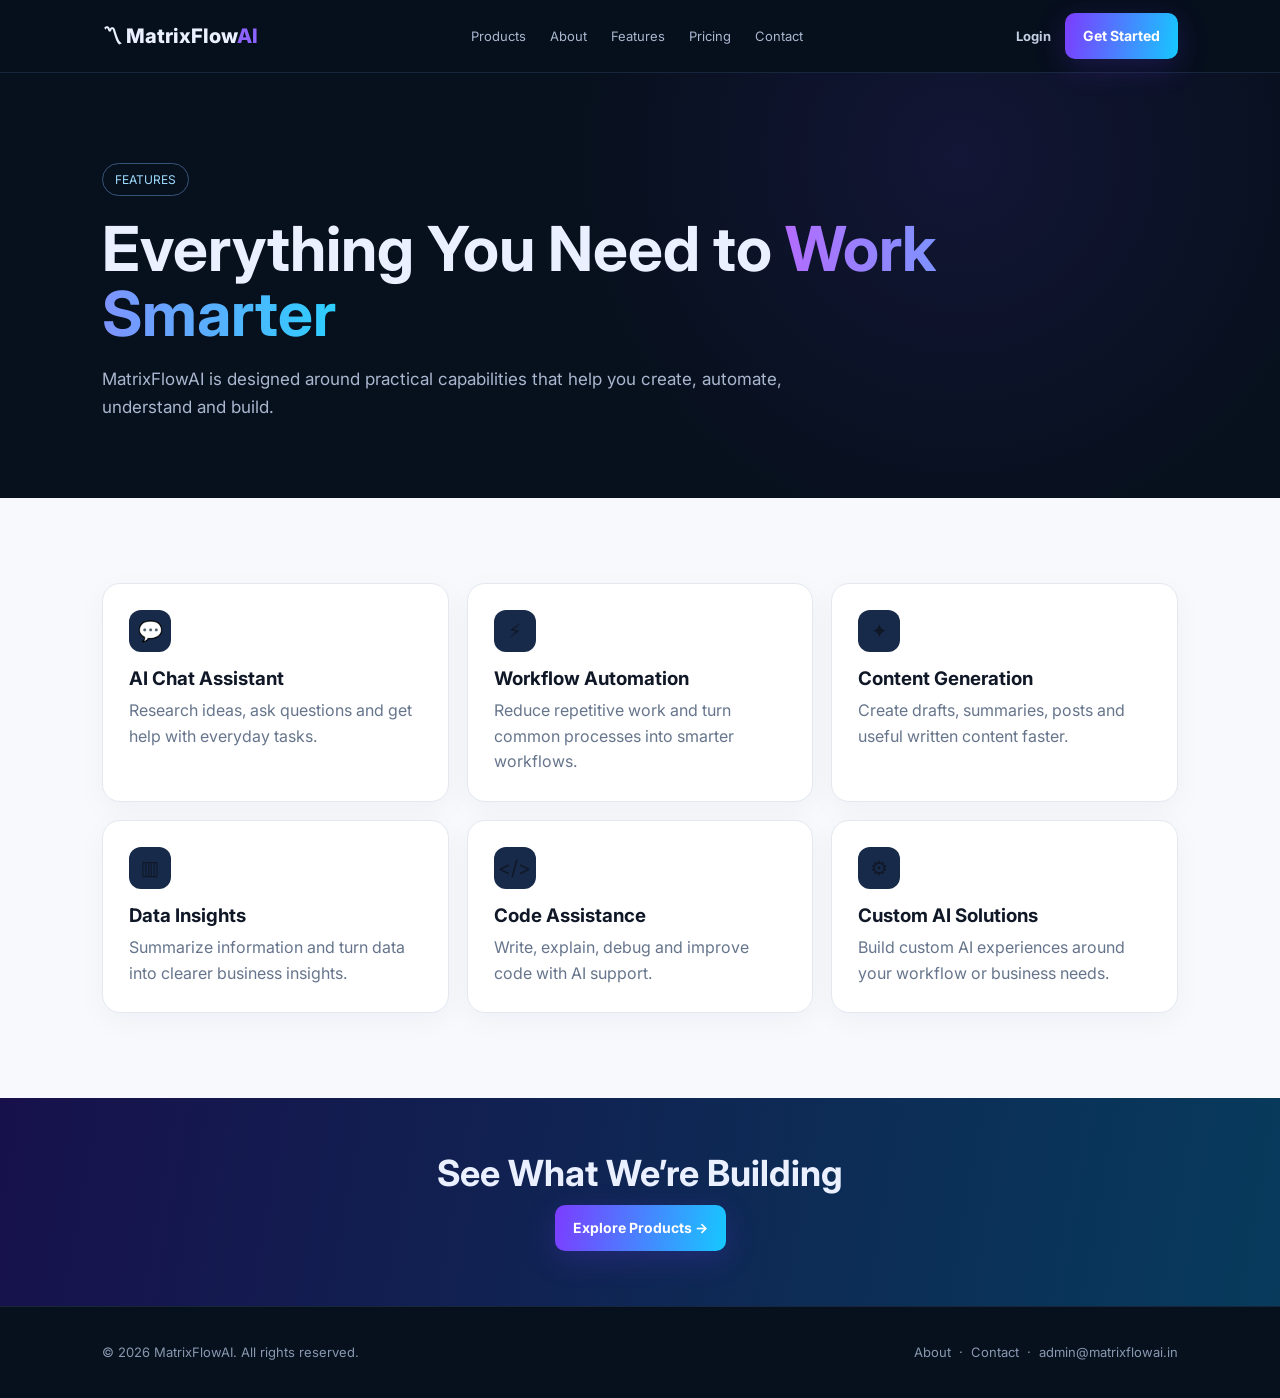
<file: features.html>
<!doctype html>
<html lang="en">
<head>
<meta charset="utf-8">
<meta name="viewport" content="width=device-width,initial-scale=1">
<title>Features — MatrixFlowAI</title>
<meta name="description" content="Explore MatrixFlowAI features for chat, automation, content, data and code.">
<link rel="preconnect" href="https://fonts.googleapis.com">
<link rel="preconnect" href="https://fonts.gstatic.com" crossorigin>
<link href="https://fonts.googleapis.com/css2?family=Inter:wght@400;500;600;700;800&display=swap" rel="stylesheet">
<link rel="stylesheet" href="styles.css">
</head>
<body>
<header><div class="wrap"><nav>
<a class="brand" href="index.html">〽 MatrixFlow<span>AI</span></a>
<div class="links desktop-links">
<a href="products.html">Products</a>
<a href="about.html">About</a>
<a href="features.html">Features</a>
<a href="pricing.html">Pricing</a>
<a href="contact.html">Contact</a>
</div>
<div class="auth-nav"><a class="login-link" href="login.html">Login</a><a class="btn header-cta" href="signup.html">Get Started</a></div>
<button class="mobile-toggle" onclick="toggleMenu()" aria-label="Open menu">☰</button>
</nav></div>
<div id="mobileMenu" class="mobile-menu">
<a href="products.html">Products</a>
<a href="about.html">About</a>
<a href="features.html">Features</a>
<a href="pricing.html">Pricing</a>
<a href="contact.html">Contact</a>
<a href="login.html">Login</a>
<a href="signup.html">Sign Up</a>
</div></header>

<main>
<section class="page-hero"><div class="wrap"><span class="eyebrow">FEATURES</span><h1>Everything You Need to <span class="grad">Work Smarter</span></h1><p>MatrixFlowAI is designed around practical capabilities that help you create, automate, understand and build.</p></div></section>
<section class="light"><div class="wrap"><div class="grid">
<div class="card"><div class="icon">💬</div><h3>AI Chat Assistant</h3><p>Research ideas, ask questions and get help with everyday tasks.</p></div>
<div class="card"><div class="icon">⚡</div><h3>Workflow Automation</h3><p>Reduce repetitive work and turn common processes into smarter workflows.</p></div>
<div class="card"><div class="icon">✦</div><h3>Content Generation</h3><p>Create drafts, summaries, posts and useful written content faster.</p></div>
<div class="card"><div class="icon">▥</div><h3>Data Insights</h3><p>Summarize information and turn data into clearer business insights.</p></div>
<div class="card"><div class="icon">&lt;/&gt;</div><h3>Code Assistance</h3><p>Write, explain, debug and improve code with AI support.</p></div>
<div class="card"><div class="icon">⚙</div><h3>Custom AI Solutions</h3><p>Build custom AI experiences around your workflow or business needs.</p></div>
</div></div></section>
<section class="cta"><div class="wrap"><h2>See What We’re Building</h2><a class="btn" href="products.html">Explore Products →</a></div></section>
</main>

<footer><div class="wrap foot">
<div>© 2026 MatrixFlowAI. All rights reserved.</div>
<div><a href="about.html">About</a> &nbsp;·&nbsp; <a href="contact.html">Contact</a> &nbsp;·&nbsp; <a href="mailto:admin@matrixflowai.in">admin@matrixflowai.in</a></div>
</div></footer>
<script src="script.js"></script>
</body>
</html>
</file>
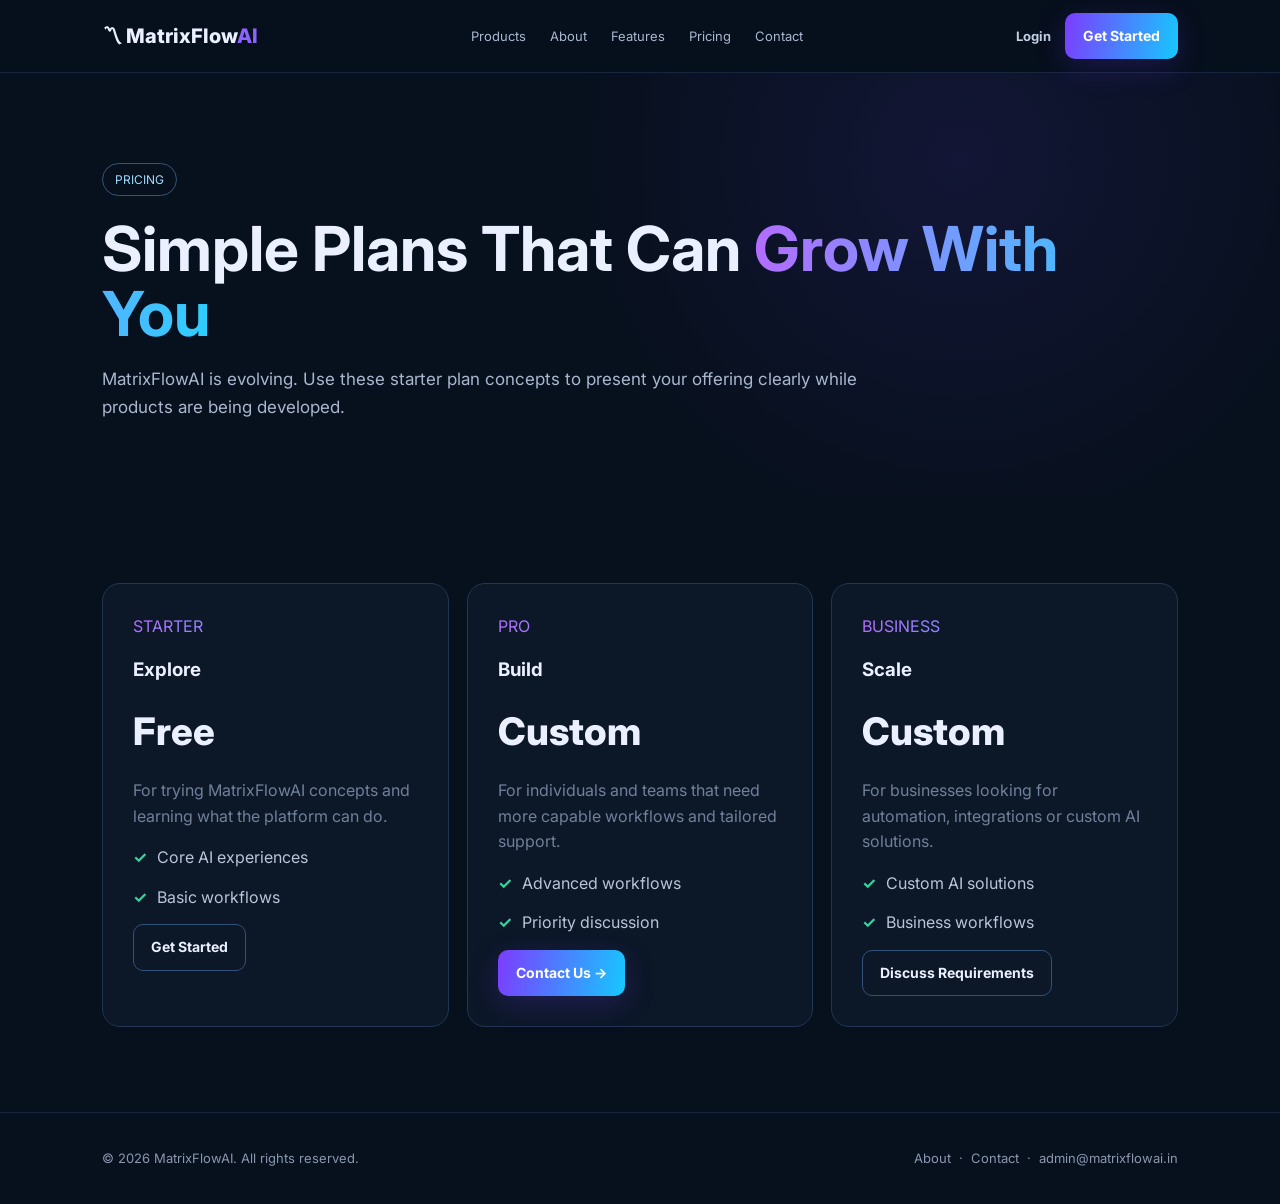
<file: pricing.html>
<!doctype html>
<html lang="en">
<head>
<meta charset="utf-8">
<meta name="viewport" content="width=device-width,initial-scale=1">
<title>Pricing — MatrixFlowAI</title>
<meta name="description" content="Explore MatrixFlowAI starter pricing concepts and custom plans.">
<link rel="preconnect" href="https://fonts.googleapis.com">
<link rel="preconnect" href="https://fonts.gstatic.com" crossorigin>
<link href="https://fonts.googleapis.com/css2?family=Inter:wght@400;500;600;700;800&display=swap" rel="stylesheet">
<link rel="stylesheet" href="styles.css">
</head>
<body>
<header><div class="wrap"><nav>
<a class="brand" href="index.html">〽 MatrixFlow<span>AI</span></a>
<div class="links desktop-links">
<a href="products.html">Products</a>
<a href="about.html">About</a>
<a href="features.html">Features</a>
<a href="pricing.html">Pricing</a>
<a href="contact.html">Contact</a>
</div>
<div class="auth-nav"><a class="login-link" href="login.html">Login</a><a class="btn header-cta" href="signup.html">Get Started</a></div>
<button class="mobile-toggle" onclick="toggleMenu()" aria-label="Open menu">☰</button>
</nav></div>
<div id="mobileMenu" class="mobile-menu">
<a href="products.html">Products</a>
<a href="about.html">About</a>
<a href="features.html">Features</a>
<a href="pricing.html">Pricing</a>
<a href="contact.html">Contact</a>
<a href="login.html">Login</a>
<a href="signup.html">Sign Up</a>
</div></header>

<main>
<section class="page-hero"><div class="wrap"><span class="eyebrow">PRICING</span><h1>Simple Plans That Can <span class="grad">Grow With You</span></h1><p>MatrixFlowAI is evolving. Use these starter plan concepts to present your offering clearly while products are being developed.</p></div></section>
<section><div class="wrap"><div class="grid">
<div class="price-card"><div class="grad">STARTER</div><h3>Explore</h3><div class="price">Free</div><p class="muted">For trying MatrixFlowAI concepts and learning what the platform can do.</p><div class="check"><b>✓</b> Core AI experiences</div><div class="check"><b>✓</b> Basic workflows</div><a class="ghost" href="contact.html?plan=Starter">Get Started</a></div>
<div class="price-card"><div class="grad">PRO</div><h3>Build</h3><div class="price">Custom</div><p class="muted">For individuals and teams that need more capable workflows and tailored support.</p><div class="check"><b>✓</b> Advanced workflows</div><div class="check"><b>✓</b> Priority discussion</div><a class="btn" href="contact.html?plan=Pro">Contact Us →</a></div>
<div class="price-card"><div class="grad">BUSINESS</div><h3>Scale</h3><div class="price">Custom</div><p class="muted">For businesses looking for automation, integrations or custom AI solutions.</p><div class="check"><b>✓</b> Custom AI solutions</div><div class="check"><b>✓</b> Business workflows</div><a class="ghost" href="contact.html?plan=Business">Discuss Requirements</a></div>
</div></div></section>
</main>

<footer><div class="wrap foot">
<div>© 2026 MatrixFlowAI. All rights reserved.</div>
<div><a href="about.html">About</a> &nbsp;·&nbsp; <a href="contact.html">Contact</a> &nbsp;·&nbsp; <a href="mailto:admin@matrixflowai.in">admin@matrixflowai.in</a></div>
</div></footer>
<script src="script.js"></script>
</body>
</html>
</file>
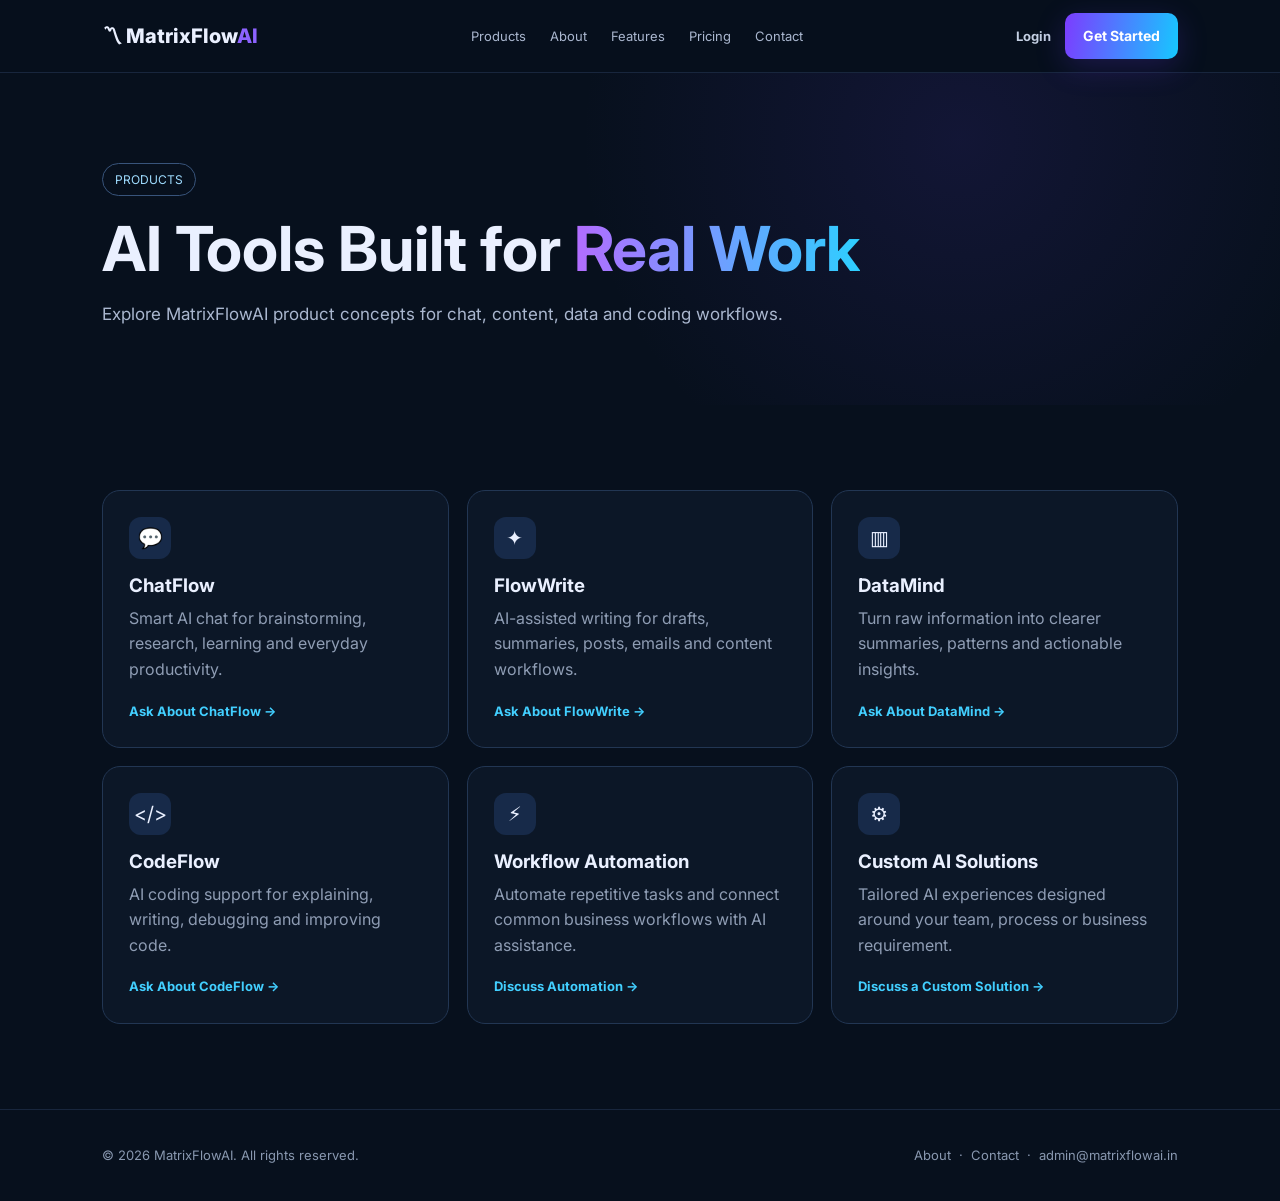
<file: products.html>
<!doctype html>
<html lang="en">
<head>
<meta charset="utf-8">
<meta name="viewport" content="width=device-width,initial-scale=1">
<title>Products — MatrixFlowAI</title>
<meta name="description" content="Explore MatrixFlowAI AI products and workflow solutions.">
<link rel="preconnect" href="https://fonts.googleapis.com">
<link rel="preconnect" href="https://fonts.gstatic.com" crossorigin>
<link href="https://fonts.googleapis.com/css2?family=Inter:wght@400;500;600;700;800&display=swap" rel="stylesheet">
<link rel="stylesheet" href="styles.css">
</head>
<body>
<header><div class="wrap"><nav>
<a class="brand" href="index.html">〽 MatrixFlow<span>AI</span></a>
<div class="links desktop-links">
<a href="products.html">Products</a>
<a href="about.html">About</a>
<a href="features.html">Features</a>
<a href="pricing.html">Pricing</a>
<a href="contact.html">Contact</a>
</div>
<div class="auth-nav"><a class="login-link" href="login.html">Login</a><a class="btn header-cta" href="signup.html">Get Started</a></div>
<button class="mobile-toggle" onclick="toggleMenu()" aria-label="Open menu">☰</button>
</nav></div>
<div id="mobileMenu" class="mobile-menu">
<a href="products.html">Products</a>
<a href="about.html">About</a>
<a href="features.html">Features</a>
<a href="pricing.html">Pricing</a>
<a href="contact.html">Contact</a>
<a href="login.html">Login</a>
<a href="signup.html">Sign Up</a>
</div></header>

<main>
<section class="page-hero"><div class="wrap"><span class="eyebrow">PRODUCTS</span><h1>AI Tools Built for <span class="grad">Real Work</span></h1><p>Explore MatrixFlowAI product concepts for chat, content, data and coding workflows.</p></div></section>
<section><div class="wrap"><div class="grid">
<div id="chatflow" class="card product"><div class="icon">💬</div><h3>ChatFlow</h3><p>Smart AI chat for brainstorming, research, learning and everyday productivity.</p><a class="product-action" href="contact.html?product=ChatFlow">Ask About ChatFlow →</a></div>
<div id="flowwrite" class="card product"><div class="icon">✦</div><h3>FlowWrite</h3><p>AI-assisted writing for drafts, summaries, posts, emails and content workflows.</p><a class="product-action" href="contact.html?product=FlowWrite">Ask About FlowWrite →</a></div>
<div id="datamind" class="card product"><div class="icon">▥</div><h3>DataMind</h3><p>Turn raw information into clearer summaries, patterns and actionable insights.</p><a class="product-action" href="contact.html?product=DataMind">Ask About DataMind →</a></div>
<div id="codeflow" class="card product"><div class="icon">&lt;/&gt;</div><h3>CodeFlow</h3><p>AI coding support for explaining, writing, debugging and improving code.</p><a class="product-action" href="contact.html?product=CodeFlow">Ask About CodeFlow →</a></div>
<div class="card product"><div class="icon">⚡</div><h3>Workflow Automation</h3><p>Automate repetitive tasks and connect common business workflows with AI assistance.</p><a class="product-action" href="contact.html?product=Automation">Discuss Automation →</a></div>
<div class="card product"><div class="icon">⚙</div><h3>Custom AI Solutions</h3><p>Tailored AI experiences designed around your team, process or business requirement.</p><a class="product-action" href="contact.html?product=Custom%20AI">Discuss a Custom Solution →</a></div>
</div></div></section>
</main>

<footer><div class="wrap foot">
<div>© 2026 MatrixFlowAI. All rights reserved.</div>
<div><a href="about.html">About</a> &nbsp;·&nbsp; <a href="contact.html">Contact</a> &nbsp;·&nbsp; <a href="mailto:admin@matrixflowai.in">admin@matrixflowai.in</a></div>
</div></footer>
<script src="script.js"></script>
</body>
</html>
</file>
<file: styles.css>
*{box-sizing:border-box}
html{scroll-behavior:smooth}
body{margin:0;font-family:Inter,system-ui,-apple-system,BlinkMacSystemFont,"Segoe UI",sans-serif;color:#eaf0ff;background:#07101d;line-height:1.6}
a{text-decoration:none;color:inherit}
.wrap{max-width:1120px;margin:auto;padding:0 22px}
header{position:sticky;top:0;z-index:50;background:rgba(7,16,29,.9);backdrop-filter:blur(16px);border-bottom:1px solid #18263d}
nav{min-height:72px;display:flex;align-items:center;justify-content:space-between;gap:18px}
.brand{font-size:20px;font-weight:800;white-space:nowrap}
.brand span{color:#8c63ff}
.links{display:flex;gap:24px;font-size:13px;color:#aab7cf;align-items:center}
.links a:hover,.links a.active{color:#fff}
.btn{display:inline-flex;align-items:center;justify-content:center;padding:12px 18px;border-radius:10px;font-weight:700;font-size:14px;background:linear-gradient(100deg,#7c3cff,#16c8ff);color:#fff;box-shadow:0 8px 30px #713bff35;border:0;cursor:pointer}
.ghost{display:inline-flex;align-items:center;justify-content:center;padding:11px 17px;border:1px solid #31517b;border-radius:10px;font-weight:700;font-size:14px}
.hero{min-height:650px;display:grid;grid-template-columns:1.05fr .95fr;align-items:center;gap:35px;padding:75px 0;background:radial-gradient(circle at 80% 35%,#4730a52e,transparent 38%),radial-gradient(circle at 10% 80%,#00b7ff16,transparent 35%)}
.eyebrow{display:inline-block;border:1px solid #38547b;border-radius:999px;padding:6px 12px;color:#9fdcff;font-size:12px}
h1{font-size:clamp(42px,6vw,68px);line-height:1.05;margin:20px 0}
h2{font-size:36px;line-height:1.15}
h3{line-height:1.3}
.grad{background:linear-gradient(90deg,#b36cff,#2dcfff);-webkit-background-clip:text;background-clip:text;color:transparent}
.hero p{color:#aab7cf;max-width:600px;font-size:17px}
.actions{display:flex;gap:12px;flex-wrap:wrap;margin:28px 0}
.hero-art{border:1px solid #223653;border-radius:28px;overflow:hidden;box-shadow:0 30px 80px #0008}
.hero-art img{width:100%;display:block}
section{padding:85px 0}
.light{background:#f7f9fd;color:#101828}
.section-title{text-align:center;max-width:760px;margin:0 auto 45px}
.section-title h1,.section-title h2{margin:10px 0}
.muted{color:#71809a}
.grid{display:grid;grid-template-columns:repeat(3,1fr);gap:18px}
.card{padding:26px;border:1px solid #223653;border-radius:18px;background:#0c1727}
.light .card{background:#fff;border-color:#e3e8f0;box-shadow:0 8px 30px #16213a0a}
.icon{width:42px;height:42px;display:grid;place-items:center;border-radius:12px;background:#172a49;margin-bottom:15px;font-size:20px}
.card h3{margin:0 0 7px}
.card p{color:#8f9db4;margin:0}
.light .card p{color:#66758c}
.product{min-height:220px;display:flex;flex-direction:column}
.product .product-action{margin-top:auto;padding-top:18px;color:#42cfff;font-weight:700;font-size:13px}
.about{display:grid;grid-template-columns:1fr 1fr;gap:50px;align-items:center}
.check{display:flex;gap:10px;margin:14px 0;color:#b9c5d9}
.light .check{color:#43536b}
.check b{color:#35d6a0}
.panel{border:1px solid #263d5c;border-radius:20px;padding:22px;background:#0b1627;box-shadow:0 25px 70px #0006}
.panel-top{height:13px;width:70%;border-radius:99px;background:#243a5b;margin-bottom:22px}
.fake-line{height:10px;background:#182a43;border-radius:99px;margin:12px 0}
.fake-box{height:105px;border:1px solid #243d60;border-radius:14px;margin-top:20px;background:linear-gradient(135deg,#0d1d33,#101a31)}
.cta{padding:55px 0;background:linear-gradient(100deg,#17114b,#073b5c);text-align:center}
.cta h2{font-size:36px;margin:0 0 10px}
.page-hero{padding:90px 0 60px;background:radial-gradient(circle at 75% 20%,#4730a52e,transparent 38%)}
.page-hero h1{font-size:clamp(40px,6vw,62px)}
.page-hero p{max-width:760px;color:#aab7cf;font-size:17px}
.two-col{display:grid;grid-template-columns:1fr 1fr;gap:24px}
.price-card{padding:30px;border:1px solid #223653;border-radius:18px;background:#0c1727}
.price{font-size:38px;font-weight:800;margin:10px 0}
.contact-box{max-width:760px;margin:auto;border:1px solid #223653;border-radius:18px;background:#0c1727;padding:30px}
.contact-row{display:grid;grid-template-columns:1fr 1fr;gap:16px}
label{display:block;font-size:13px;margin-bottom:7px;color:#aab7cf}
input,textarea{width:100%;padding:13px 14px;border-radius:10px;border:1px solid #29415f;background:#081321;color:#fff;font:inherit;outline:none}
textarea{min-height:150px;resize:vertical}
.form-group{margin-bottom:16px}
.notice{font-size:13px;color:#94a3b8;margin-top:14px}
footer{border-top:1px solid #18263d;padding:35px 0;color:#8998b0;font-size:13px}
.foot{display:flex;justify-content:space-between;gap:20px;flex-wrap:wrap}
.mobile-toggle{display:none;background:none;border:1px solid #2b3d56;border-radius:9px;color:#fff;padding:8px 10px;font-size:18px}
.mobile-menu{display:none}
@media(max-width:800px){
  .desktop-links{display:none}
  .mobile-toggle{display:block}
  .hero,.about,.two-col{grid-template-columns:1fr}
  .hero{padding:50px 0;min-height:auto}
  .grid{grid-template-columns:1fr}
  .hero-art{order:-1}
  h1{font-size:44px}
  h2{font-size:30px}
  .header-cta{display:none}
  .mobile-menu.open{display:flex;flex-direction:column;padding:8px 22px 18px;gap:12px;color:#c8d4e7;border-top:1px solid #18263d}
  .contact-row{grid-template-columns:1fr}
}


/* Authentication */
.auth-nav{display:flex;align-items:center;gap:14px}
.login-link{font-size:13px;color:#c4d0e3;font-weight:700}
.login-link:hover{color:#fff}
.auth-page{min-height:calc(100vh - 73px);display:grid;place-items:center;padding:45px 20px;background:radial-gradient(circle at 80% 20%,#5530b432,transparent 38%),radial-gradient(circle at 15% 80%,#00bbff1a,transparent 35%)}
.auth-card{width:min(100%,460px);background:#0c1727;border:1px solid #223653;border-radius:22px;padding:30px;box-shadow:0 30px 90px #0008}
.auth-card h1{font-size:34px;margin:8px 0 6px}
.auth-kicker{font-size:12px;font-weight:800;letter-spacing:.12em}
.auth-submit{width:100%;margin-top:5px}
.auth-submit:disabled{opacity:.65;cursor:wait}
.auth-switch{text-align:center;color:#91a0b7;margin:22px 0 0;font-size:14px}
.auth-switch a,.text-button{color:#57d0ff;font-weight:700}
.text-button{display:block;margin:15px auto 0;background:none;border:0;cursor:pointer;font:inherit}
.auth-message{padding:11px 13px;border-radius:10px;margin:18px 0;font-size:14px}
.auth-message.error{background:#5a1b2838;border:1px solid #b43d55;color:#ffb3c1}
.auth-message.success{background:#14523a38;border:1px solid #2e9f72;color:#9ff0cf}
.auth-gate{min-height:70vh;display:grid;place-items:center;color:#9eabc0}
.dash-user{display:flex;align-items:center;gap:14px;color:#9eabc0;font-size:13px}
.dashboard-hero{padding-bottom:45px}
@media(max-width:800px){
  .auth-nav .login-link{display:none}
  .auth-card{padding:24px 20px}
  .dash-user{gap:8px}
  .dash-user #userEmail{max-width:145px;overflow:hidden;text-overflow:ellipsis;white-space:nowrap}
}

/* Ensure elements using the HTML hidden attribute are actually hidden */
[hidden]{display:none !important;}
</file>
